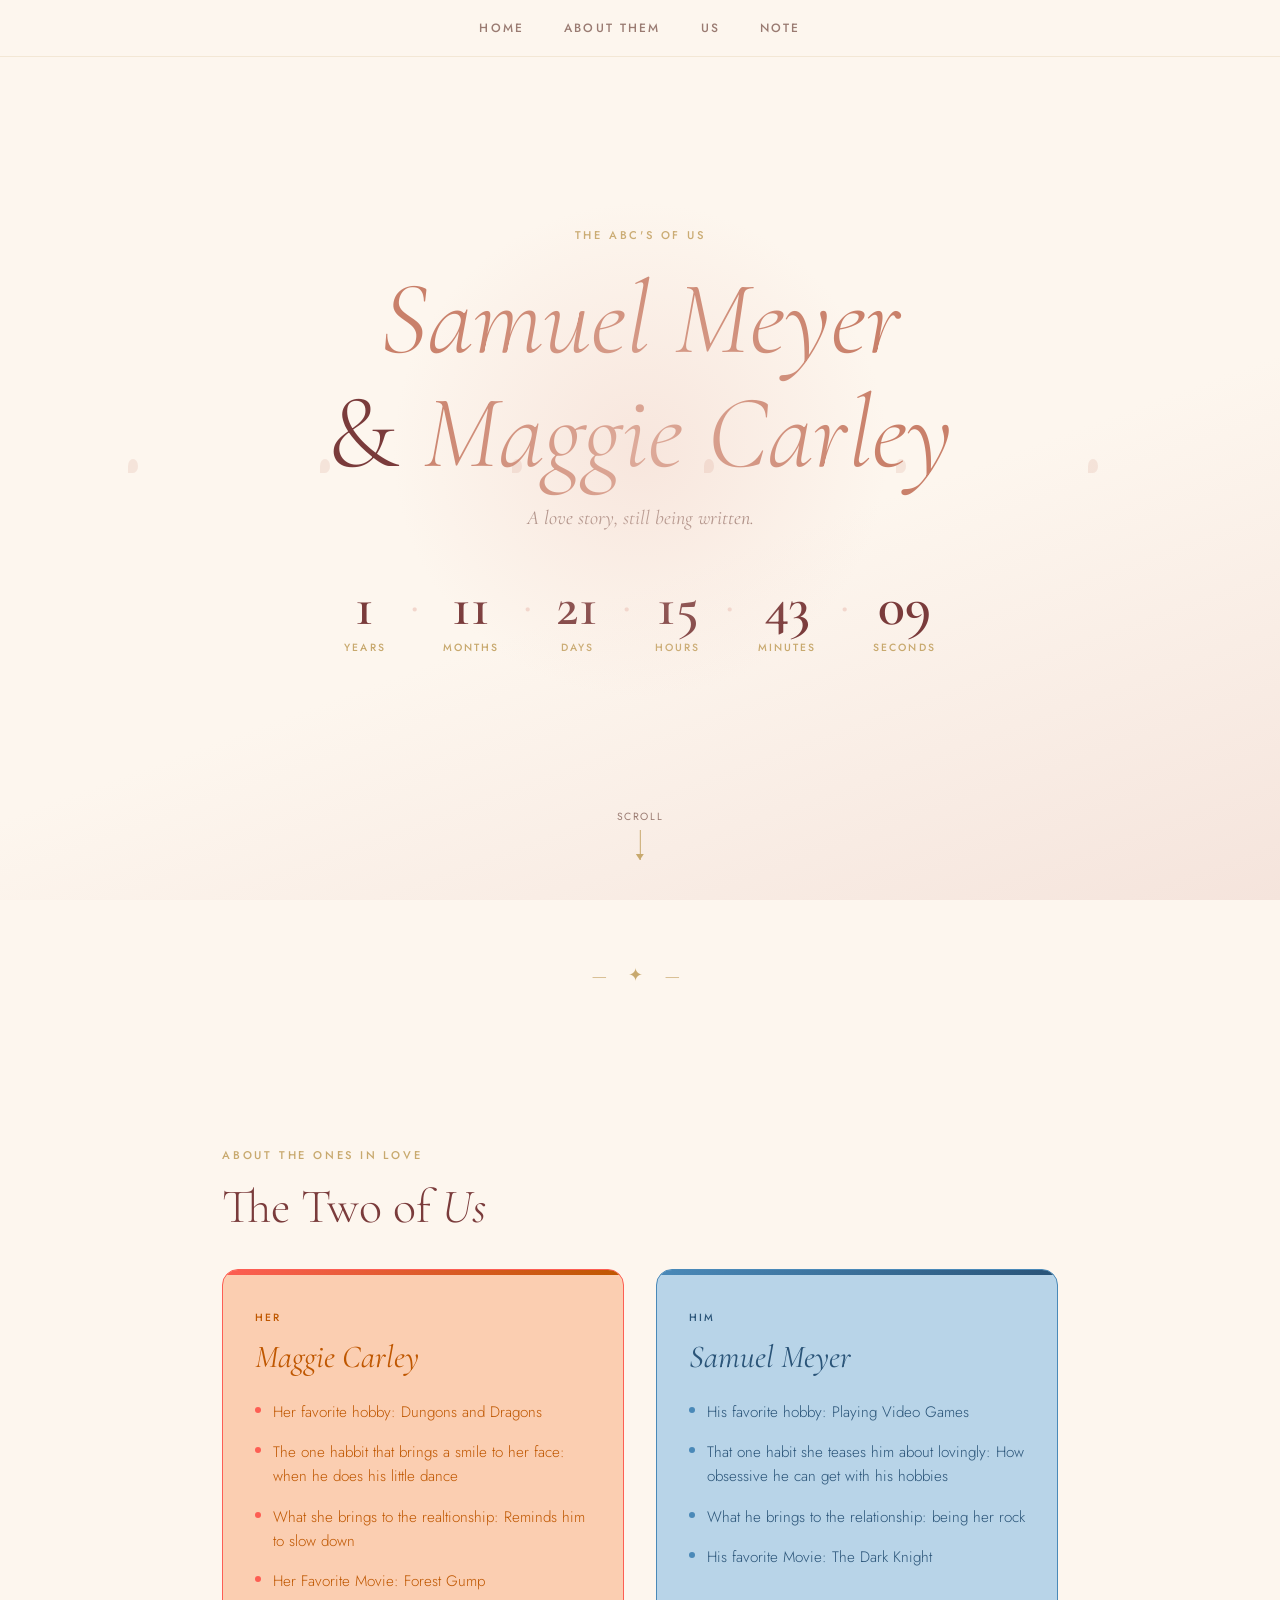
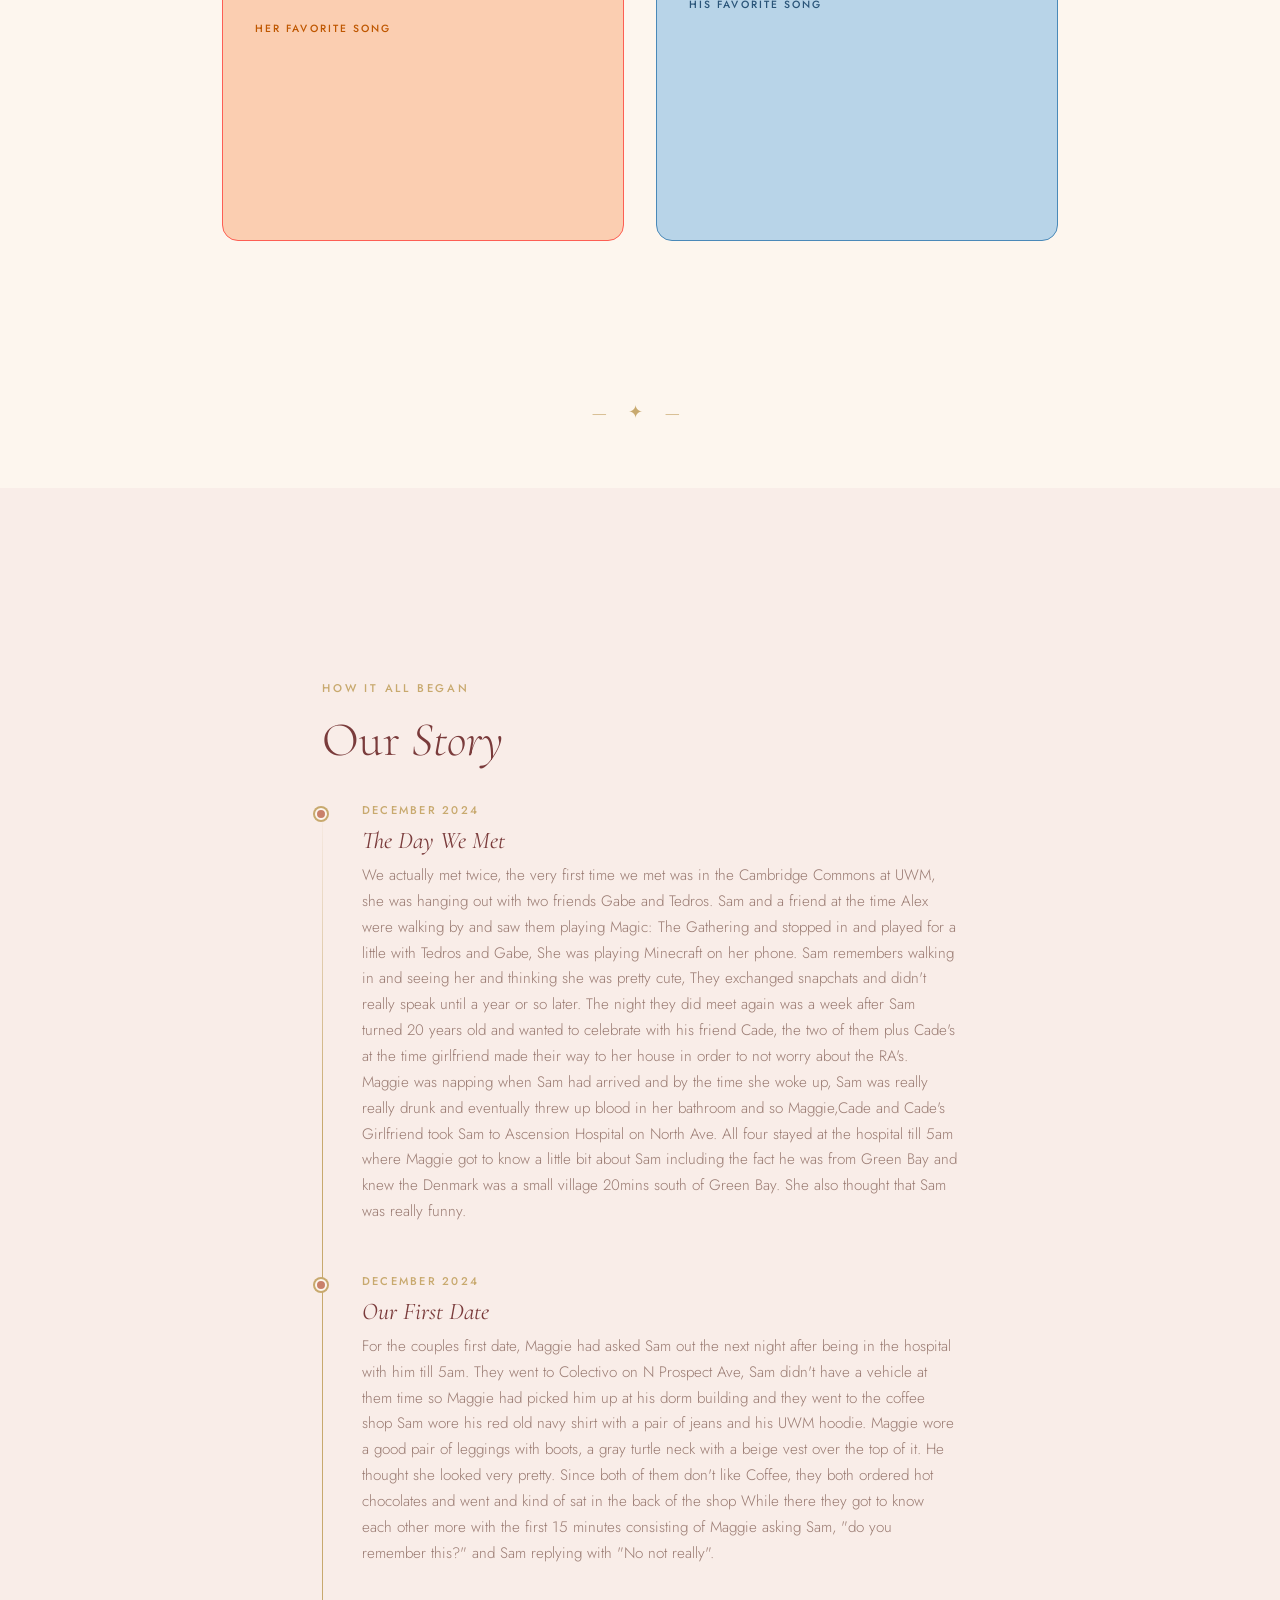
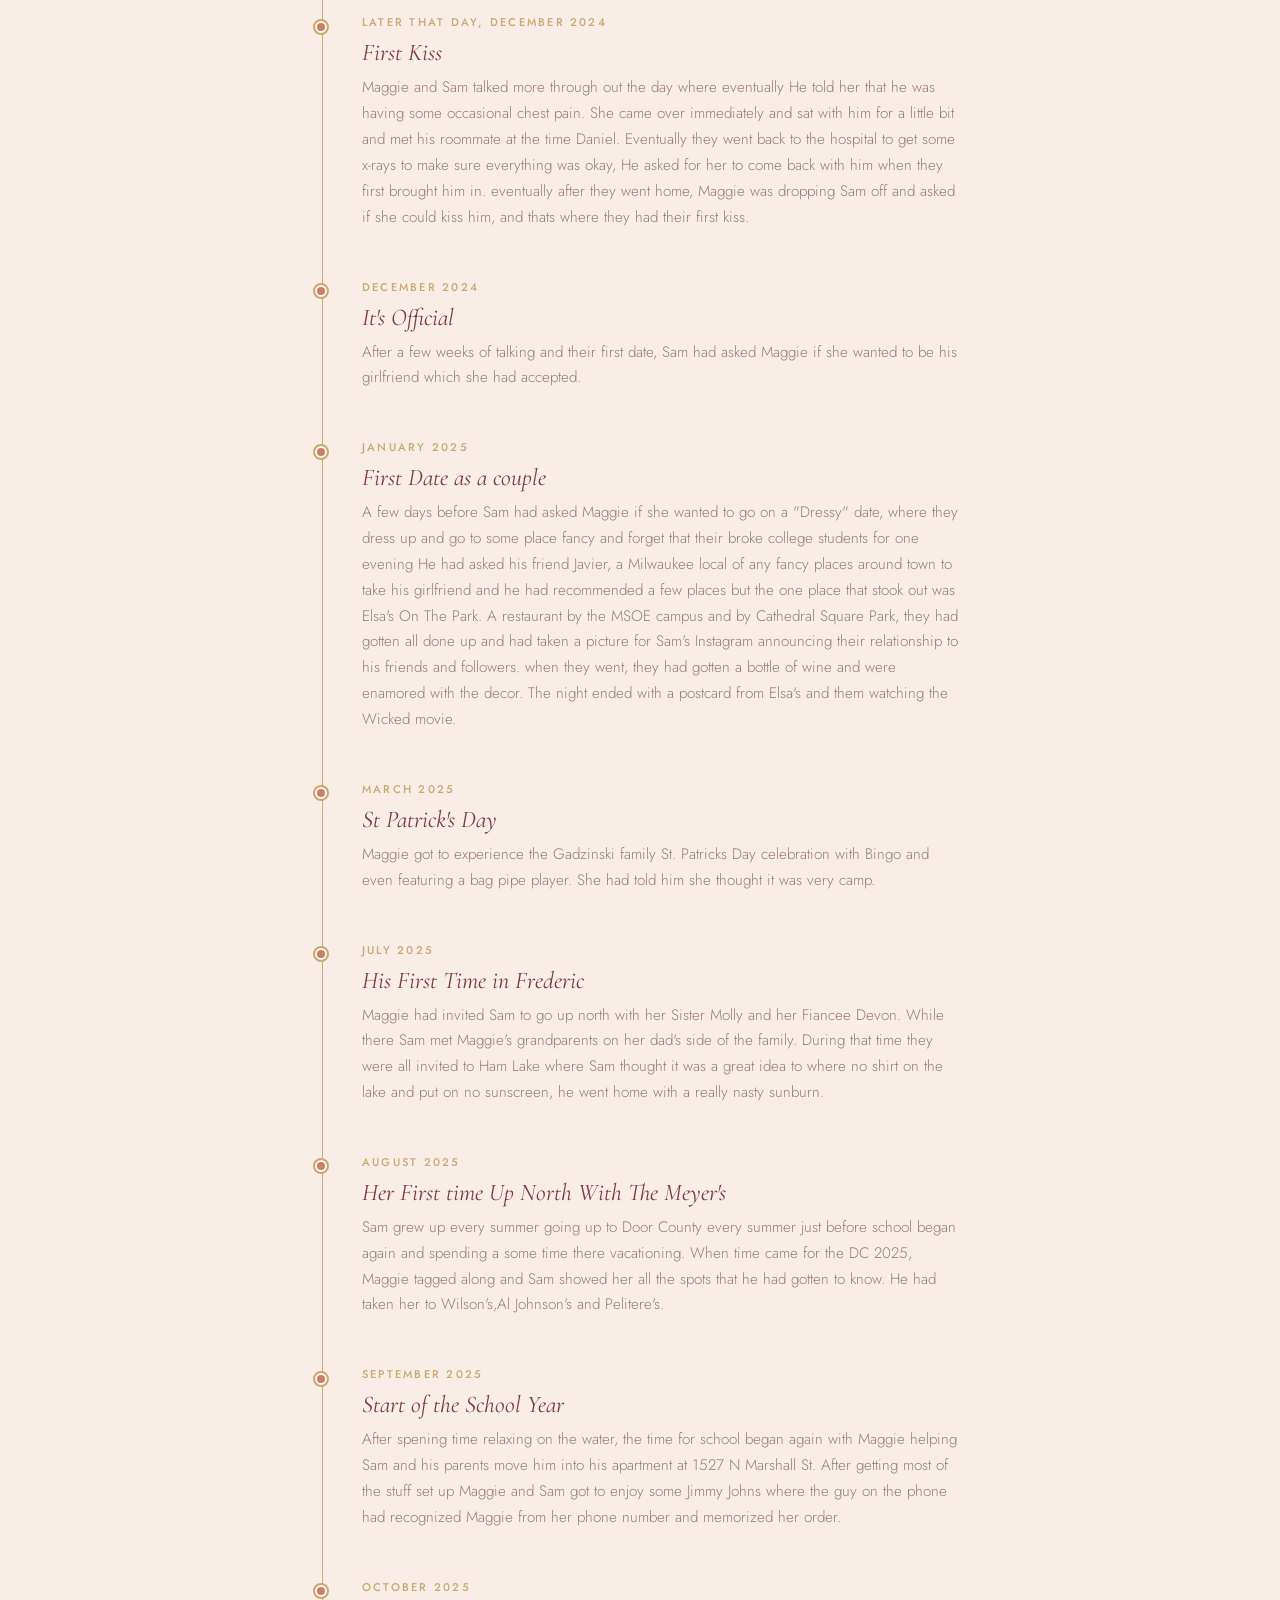
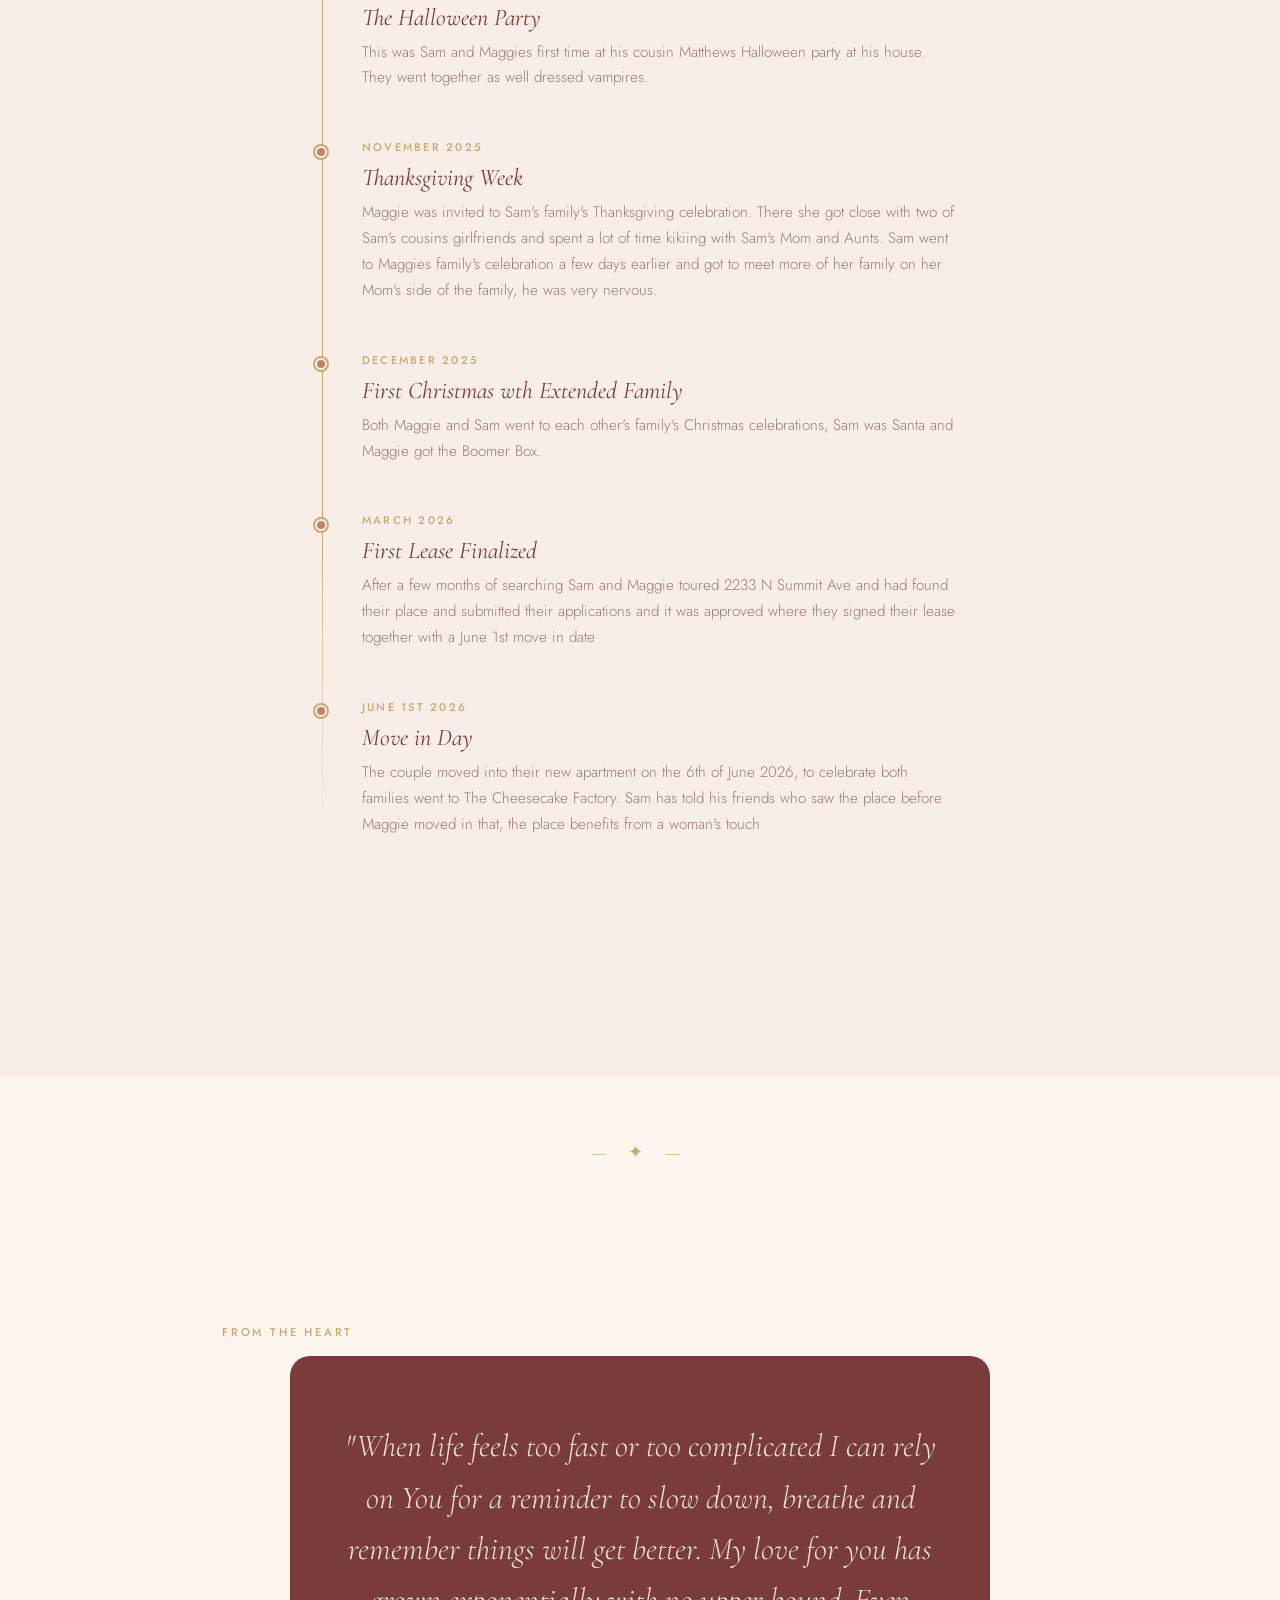
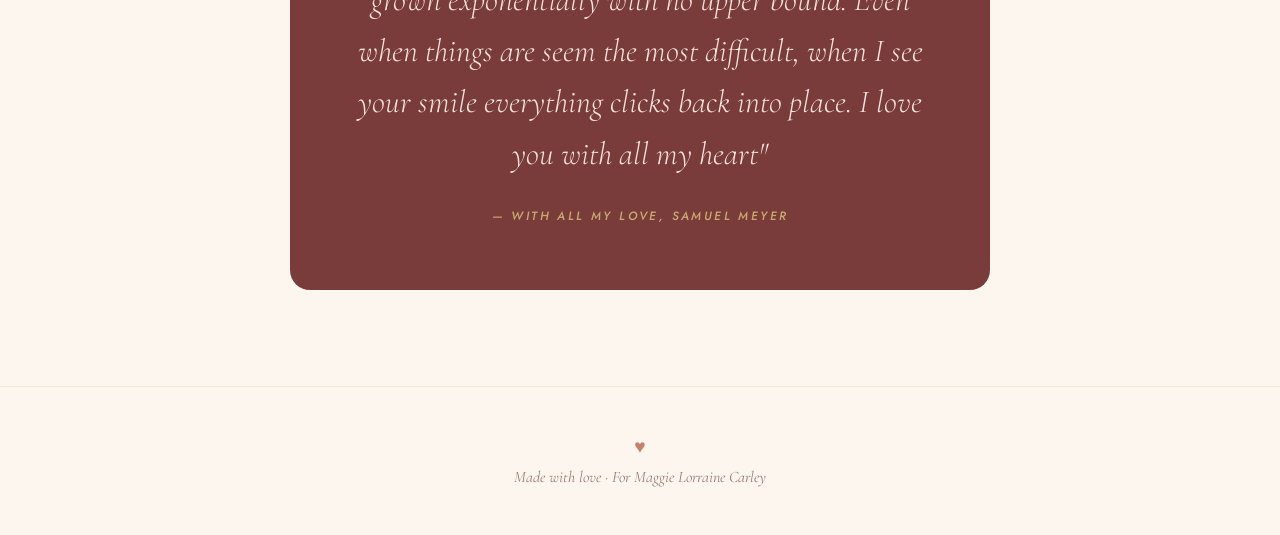
<file: index.html>
<!DOCTYPE html>
<html lang="en">
    <head>
        <meta charset="UTF-8">
        <meta name="viewport" content="width=device-width, initial-scale=1.0">
        <title>Our Story</title>
        <link href="https://fonts.googleapis.com/css2?family=Cormorant+Garamond:ital,wght@0,300;0,400;0,600;1,300;1,400&family=Jost:wght@300;400;500&display=swap" rel="stylesheet">
        <link rel="stylesheet" href="anniversary.css">
    </head>
    <body>

        <nav>
            <a href="#home">Home</a>
            <a href="#about">About Them</a>
            <a href="#us">Us</a>
            <a href="#note">Note</a>
        </nav>


        <div class="hero" id="home">
            <div class="petal" style="left:10%; animation-duration:8s;  animation-delay:0s;"></div>
            <div class="petal" style="left:25%; animation-duration:11s; animation-delay:2s;"></div>
            <div class="petal" style="left:55%; animation-duration:9s;  animation-delay:1s;"></div>
            <div class="petal" style="left:70%; animation-duration:13s; animation-delay:4s;"></div>
            <div class="petal" style="left:85%; animation-duration:10s; animation-delay:3s;"></div>
            <div class="petal" style="left:40%; animation-duration:7s;  animation-delay:5s;"></div>

            <p class="hero-eyebrow">The ABC's of us</p>
            <h1><em>Samuel Meyer</em><br>&amp; <em>Maggie Carley</em></h1>
            <p class="hero-subtitle">A love story, still being written.</p>

            <div class="timer-wrap">
                <div class="timer-unit">
                  <span class="timer-num" id="t-years">0</span>
                  <span class="timer-label">Years</span>
                </div>
                <span class="timer-sep">·</span>
                <div class="timer-unit">
                  <span class="timer-num" id="t-months">0</span>
                  <span class="timer-label">Months</span>
                </div>
                <span class="timer-sep">·</span>
                <div class="timer-unit">
                  <span class="timer-num" id="t-days">0</span>
                  <span class="timer-label">Days</span>
                </div>
                <span class="timer-sep">·</span>
                <div class="timer-unit">
                  <span class="timer-num" id="t-hours">0</span>
                  <span class="timer-label">Hours</span>
                </div>
                <span class="timer-sep">·</span>
                <div class="timer-unit">
                  <span class="timer-num" id="t-mins">0</span>
                  <span class="timer-label">Minutes</span>
                </div>
                <span class="timer-sep">·</span>
                <div class="timer-unit">
                  <span class="timer-num" id="t-secs">0</span>
                  <span class="timer-label">Seconds</span>
                </div>
              </div>
           
              <div class="scroll-hint">
                <span>Scroll</span>
                <div class="scroll-arrow"></div>
              </div>
            </div>

            <div class="section-divider"></div>

        </div>


        <section id="about">
            <p class="section-label">About the ones in love</p>
            <h2 class="section-title">The Two of <em>Us</em></h2>
            <div class="about-grid">
 
                <div class="about-card hers">
                    <p class="card-tag">Her</p>
                    <p class="card-name">Maggie Carley</p>
                    <div class="card-fact"><div class="fact-dot"></div><p>Her favorite hobby: Dungons and Dragons </p></div>
                    <div class="card-fact"><div class="fact-dot"></div><p>The one habbit that brings a smile to her face: when he does his little dance</p></div>
                    <div class="card-fact"><div class="fact-dot"></div><p>What she brings to the realtionship: Reminds him to slow down</p></div>
                    <div class="card-fact"><div class="fact-dot"></div><p>Her Favorite Movie: Forest Gump</p></div>
                    <p class="song-label">Her Favorite Song</p>
                    <div class="song-embed">
                      <iframe
                        allow="autoplay *; encrypted-media *; fullscreen *; clipboard-write"
                        frameborder="0"
                        height="152"
                        sandbox="allow-forms allow-popups allow-same-origin allow-scripts allow-storage-access-by-user-activation allow-top-navigation-by-user-activation"
                        src="https://embed.music.apple.com/us/song/cowboy-take-me-away/309893741?theme=auto">
                      </iframe>
                    </div>
                  </div>
             
                  <div class="about-card his">
                    <p class="card-tag">Him</p>
                    <p class="card-name">Samuel Meyer</p>
                    <div class="card-fact"><div class="fact-dot"></div><p>His favorite hobby: Playing Video Games</p></div>
                    <div class="card-fact"><div class="fact-dot"></div><p>That one habit she teases him about lovingly: How obsessive he can get with his hobbies</p></div>
                    <div class="card-fact"><div class="fact-dot"></div><p>What he brings to the relationship: being her rock</p></div>
                    <div class="card-fact"><div class="fact-dot"></div><p>His favorite Movie: The Dark Knight</p></div>
                    <p class="song-label">His Favorite Song</p>
                    <div class="song-embed">
                      <iframe
                        allow="autoplay *; encrypted-media *; fullscreen *; clipboard-write"
                        frameborder="0"
                        height="152"
                        sandbox="allow-forms allow-popups allow-same-origin allow-scripts allow-storage-access-by-user-activation allow-top-navigation-by-user-activation"
                        src="https://embed.music.apple.com/us/album/apple-pie/1440892377?i=1456177240&theme=auto">
                      </iframe>
                    </div>
                  </div>
        </section>

        <div class="section-divider"></div>


        <div class="alt-bg" id="us">
            <section style="max-width:700px;">
              <p class="section-label">How it all began</p>
              <h2 class="section-title">Our <em>Story</em></h2>
         
              <div class="timeline">
         
                <div class="timeline-item">
                  <div class="timeline-dot"></div>
                  <p class="timeline-date">December 2024</p>
                  <h3 class="timeline-heading">The Day We Met</h3>
                  <p class="timeline-body">We actually met twice, the very first time we met was in the Cambridge Commons at UWM, she was hanging out with two friends Gabe and Tedros. Sam and a friend at the time Alex
                    were walking by and saw them playing Magic: The Gathering and stopped in and played for a little with Tedros and Gabe, She was playing Minecraft on her phone. Sam remembers walking in and seeing her and thinking she was pretty cute,
                    They exchanged snapchats and didn't really speak until a year or so later. The night they did meet again was a week after Sam turned 20 years old and wanted to celebrate with his friend Cade, the two of them plus Cade's at the time girlfriend
                    made their way to her house in order to not worry about the RA's. Maggie was napping when Sam had arrived and by the time she woke up, Sam was really really drunk and eventually threw up blood in her bathroom and so Maggie,Cade and Cade's Girlfriend 
                    took Sam to Ascension Hospital on North Ave. All four stayed at the hospital till 5am where Maggie got to know a little bit about Sam including the fact he was from Green Bay and knew the Denmark was a small village 20mins south of Green Bay. She also thought 
                    that Sam was really funny.
                  </p>
                </div>
         
                <div class="timeline-item">
                  <div class="timeline-dot"></div>
                  <p class="timeline-date">December 2024</p>
                  <h3 class="timeline-heading">Our First Date</h3>
                  <p class="timeline-body">For the couples first date, Maggie had asked Sam out the next night after being in the hospital with him till 5am. They went to Colectivo on N Prospect Ave, Sam didn't have a vehicle at them time so Maggie had picked him up at his dorm building and they went to the coffee shop
                    Sam wore his red old navy shirt with a pair of jeans and his UWM hoodie. Maggie wore a good pair of leggings with boots, a gray turtle neck with a beige vest over the top of it. He thought she looked very pretty. Since both of them don't like Coffee, they both ordered hot chocolates and went and kind of sat in the back of the shop
                    While there they got to know each other more with the first 15 minutes consisting of Maggie asking Sam, "do you remember this?" and Sam replying with "No not really". 
                  </p>
                </div>
         
                <div class="timeline-item">
                  <div class="timeline-dot"></div>
                  <p class="timeline-date">Later That Day, December 2024</p>
                  <h3 class="timeline-heading">First Kiss</h3>
                  <p class="timeline-body">Maggie and Sam talked more through out the day where eventually He told her that he was having some occasional chest pain. She came over immediately and sat with him for a little bit and met his roommate at the time Daniel. Eventually they went back to the hospital to get some x-rays to make sure everything was okay, He asked for her to come back with him when they first brought him in.
                    eventually after they went home, Maggie was dropping Sam off and asked if she could kiss him, and thats where they had their first kiss.
                  </p>
                </div>
         
                <div class="timeline-item">
                  <div class="timeline-dot"></div>
                  <p class="timeline-date">December 2024</p>
                  <h3 class="timeline-heading">It's Official</h3>
                  <p class="timeline-body">After a few weeks of talking and their first date, Sam had asked Maggie if she wanted to be his girlfriend which she had accepted. </p>
                </div>
         
                <div class="timeline-item">
                  <div class="timeline-dot"></div>
                  <p class="timeline-date">January 2025</p>
                  <h3 class="timeline-heading">First Date as a couple </h3>
                  <p class="timeline-body">A few days before Sam had asked Maggie if she wanted to go on a "Dressy" date, where they dress up and go to some place fancy and forget that their broke college students for one evening
                    He had asked his friend Javier, a Milwaukee local of any fancy places around town to take his girlfriend and he had recommended a few places but the one place that stook out was Elsa's On The Park.  A restaurant by the MSOE campus and by Cathedral Square Park, they had gotten all done up and had taken a picture for Sam's Instagram announcing their relationship to his friends and followers.
                    when they went, they had gotten a bottle of wine and were enamored with the decor. The night ended with a postcard from Elsa's and them watching the Wicked movie.
                  </p>
                </div>

                <div class="timeline-item">
                    <div class="timeline-dot"></div>
                    <p class="timeline-date">March 2025</p>
                    <h3 class="timeline-heading">St Patrick's Day</h3>
                    <p class="timeline-body">Maggie got to experience the Gadzinski family St. Patricks Day celebration with Bingo and even featuring a bag pipe player. She had told him she thought it was very camp.</p>
                </div>

                <div class="timeline-item">
                  <div class="timeline-dot"></div>
                  <p class="timeline-date">July 2025</p>
                  <h3 class="timeline-heading">His First Time in Frederic</h3>
                  <p class="timeline-body">Maggie had invited Sam to go up north with her Sister Molly and her Fiancee Devon. While there Sam met Maggie's grandparents on her dad's side of the family. During that time they were all invited to Ham Lake where Sam thought it was a great idea to where no shirt on the lake and put on no sunscreen, he went home with a really nasty sunburn.</p>
                </div>

                <div class="timeline-item">
                  <div class="timeline-dot"></div>
                  <p class="timeline-date">August 2025</p>
                  <h3 class="timeline-heading">Her First time Up North With The Meyer's</h3>
                  <p class="timeline-body">Sam grew up every summer going up to Door County every summer just before school began again and spending a some time there vacationing. When time came for the DC 2025, Maggie tagged along and Sam showed her all the spots that he had gotten to know. He had taken her to Wilson's,Al Johnson's and Pelitere's.</p>
                </div>

                <div class="timeline-item">
                  <div class="timeline-dot"></div>
                  <p class="timeline-date">September 2025</p>
                  <h3 class="timeline-heading">Start of the School Year</h3>
                  <p class="timeline-body">After spening time relaxing on the water, the time for school began again with Maggie helping Sam and his parents move him into his apartment at 1527 N Marshall St. After getting most of the stuff set up Maggie and Sam got to enjoy some Jimmy Johns where the guy on the phone had recognized Maggie from her phone number and memorized her order.</p>
                </div>

                <div class="timeline-item">
                  <div class="timeline-dot"></div>
                  <p class="timeline-date">October 2025</p>
                  <h3 class="timeline-heading">The Halloween Party</h3>
                  <p class="timeline-body">This was Sam and Maggies first time at his cousin Matthews Halloween party at his house. They went together as well dressed vampires.</p>
                </div>

                <div class="timeline-item">
                  <div class="timeline-dot"></div>
                  <p class="timeline-date">November 2025</p>
                  <h3 class="timeline-heading">Thanksgiving Week</h3>
                  <p class="timeline-body">Maggie was invited to Sam's family's Thanksgiving celebration. There she got close with two of Sam's cousins girlfriends and spent a lot of time kikiing with Sam's Mom and Aunts. Sam went to Maggies family's celebration a few days earlier and got to meet more of her family on her Mom's side of the family, he was very nervous.</p>
                </div>

                <div class="timeline-item">
                  <div class="timeline-dot"></div>
                  <p class="timeline-date"> December 2025</p>
                  <h3 class="timeline-heading">First Christmas wth Extended Family</h3>
                  <p class="timeline-body">Both Maggie and Sam went to each other's family's Christmas celebrations, Sam was Santa and Maggie got the Boomer Box.</p>
              </div>

                <div class="timeline-item">
                    <div class="timeline-dot"></div>
                    <p class="timeline-date">March 2026</p>
                    <h3 class="timeline-heading">First Lease Finalized</h3>
                    <p class="timeline-body">After a few months of searching Sam and Maggie toured 2233 N Summit Ave and had found their place and submitted their applications and it was approved where they signed their lease together with a June 1st move in date</p>
                </div>

                <div class="timeline-item">
                    <div class="timeline-dot"></div>
                    <p class="timeline-date">June 1st 2026</p>
                    <h3 class="timeline-heading">Move in Day </h3>
                    <p class="timeline-body">The couple moved into their new apartment on the 6th of June 2026, to celebrate both families went to The Cheesecake Factory. Sam has told his friends who saw the place before Maggie moved in that, the place benefits from a woman's touch</p>
                  </div>
         
              </div>
            </section>
          </div>
         
          <div class="section-divider"></div>

          <section id="note" class="love-note-section">
            <p class="section-label center">From the heart</p>
            <div class="love-note">
              <blockquote>
                "When life feels too fast or too complicated I can rely on You for a reminder to slow down, breathe and remember things will get better. My love for you has grown exponentially with no upper bound. Even when things are seem the most difficult, when I see your smile everything clicks back into place. I love you with all my heart"
              </blockquote>
              <cite>— With all my love, Samuel Meyer</cite>
            </div>
          </section>
         
          <footer>
            <p class="hearts">♥</p>
            <p>Made with love · For Maggie Lorraine Carley </p>
          </footer>
         
          <script src="anniversary.js"></script>

    </body>
</html>
</file>
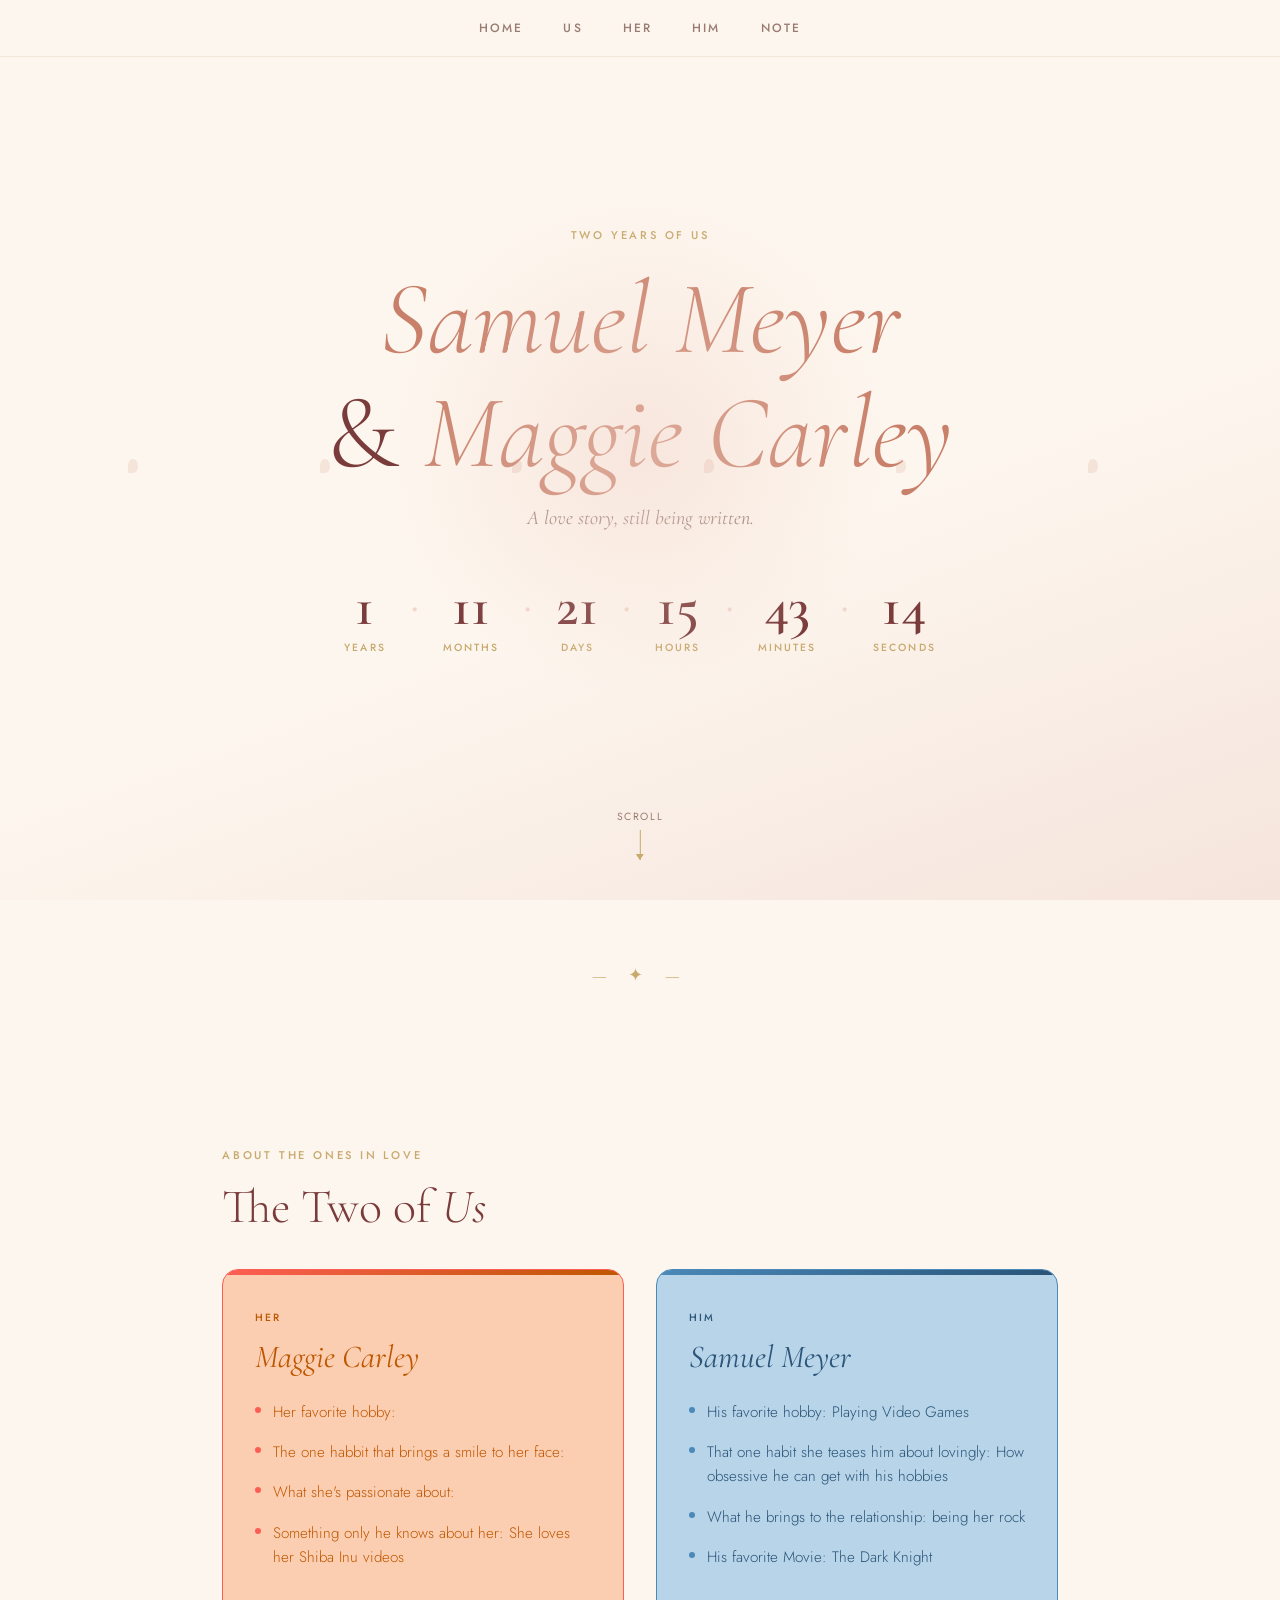
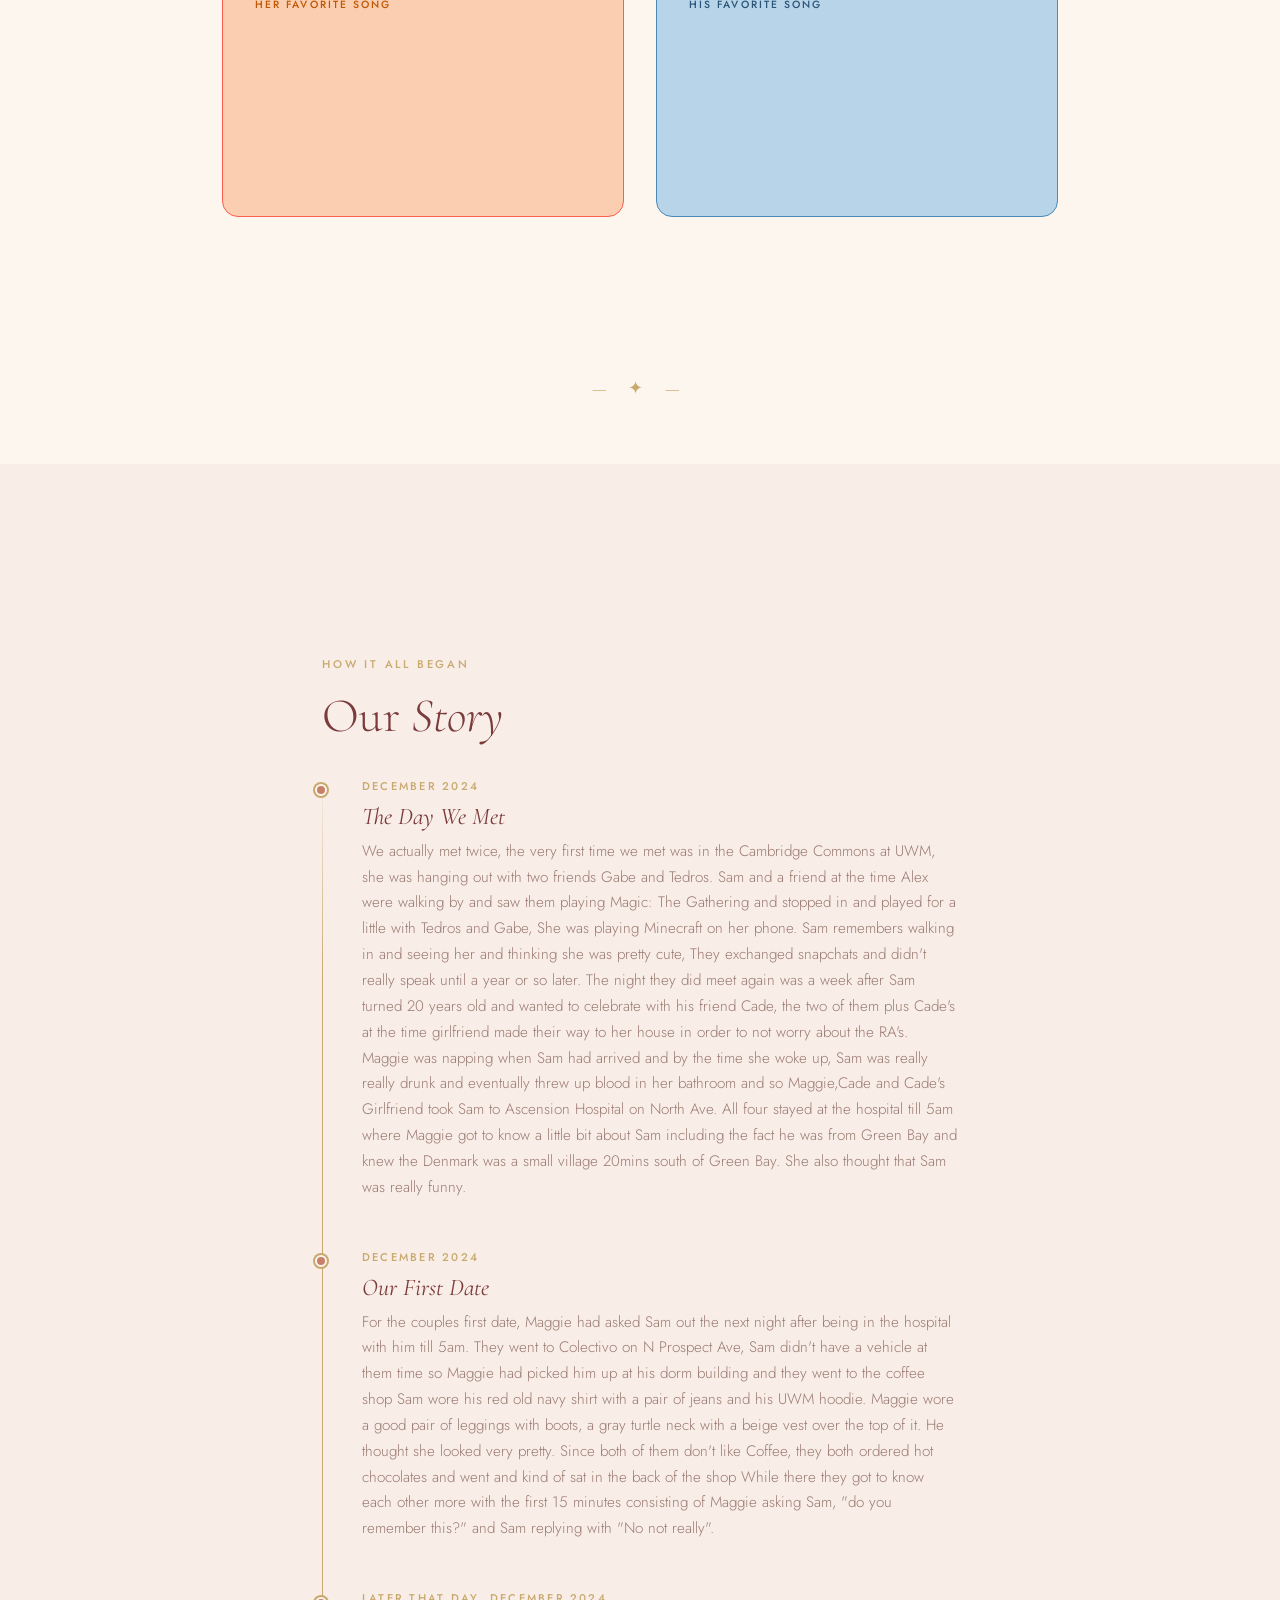
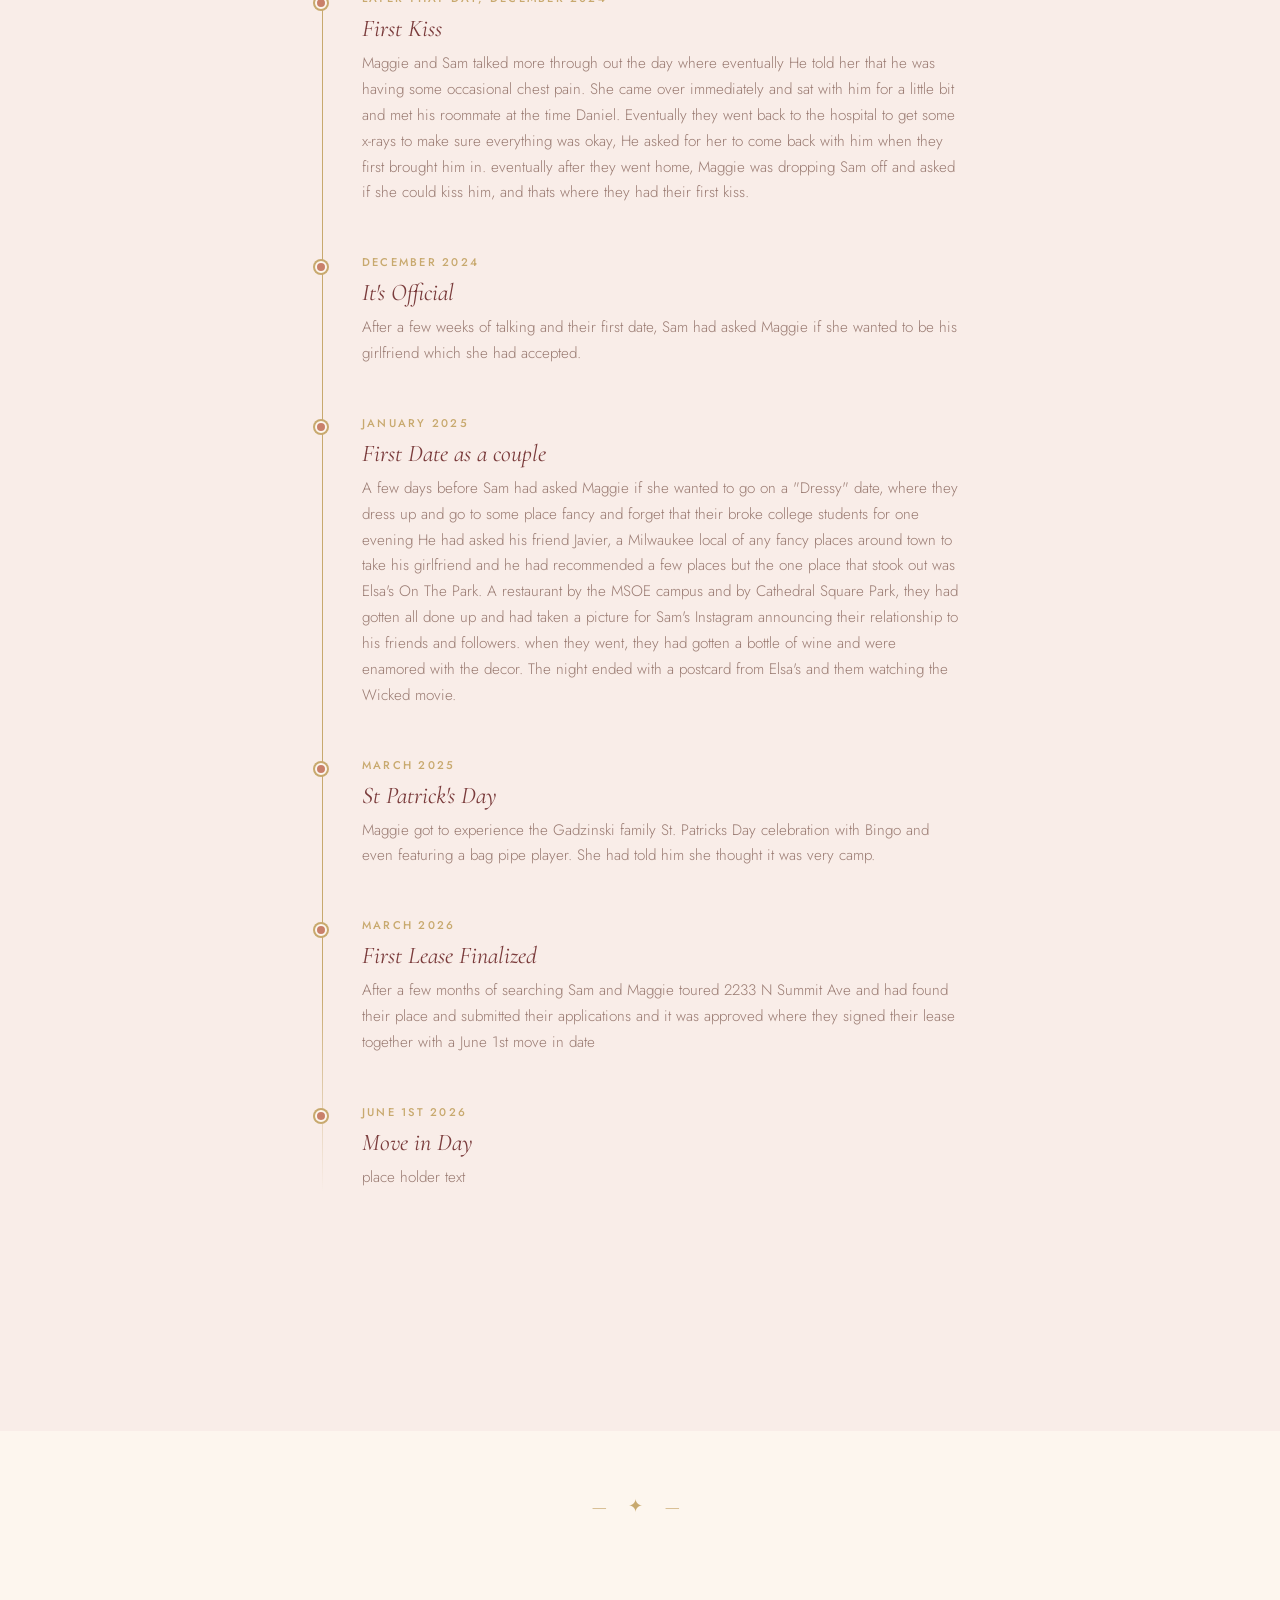
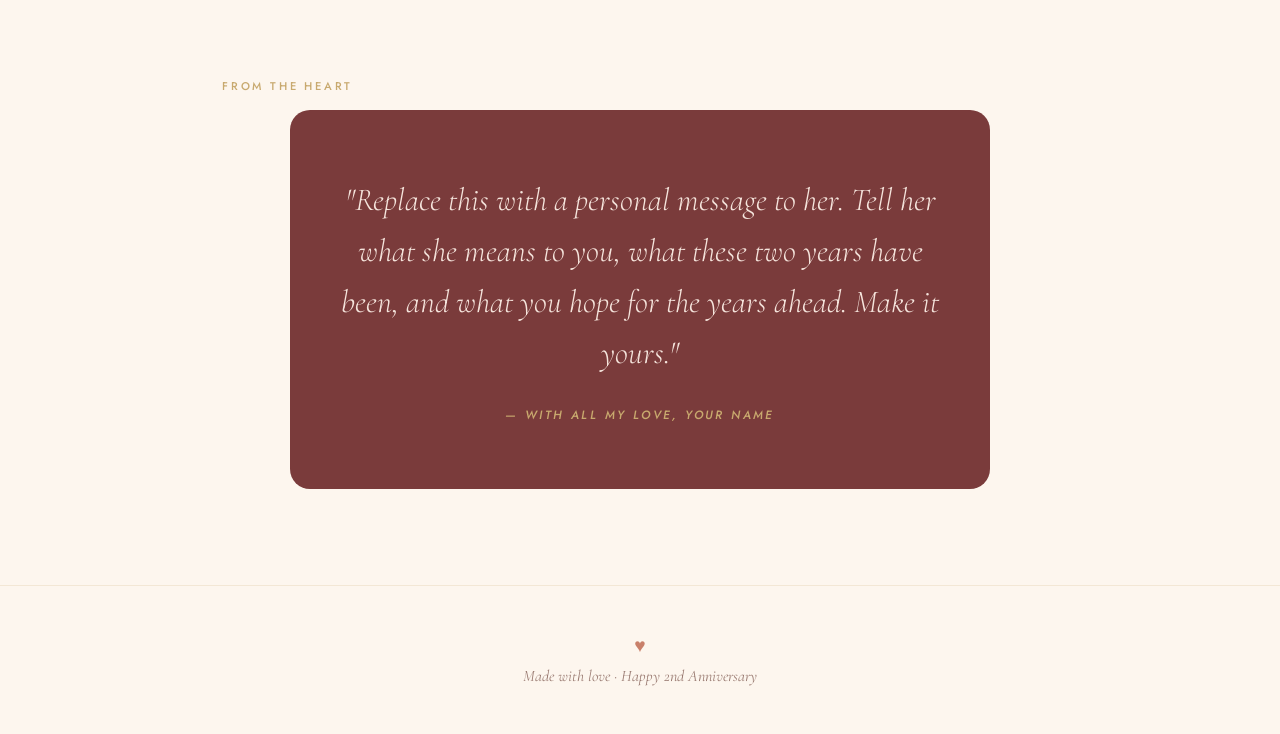
<file: anniversary.html>
<!DOCTYPE html>
<html lang="en">
    <head>
        <meta charset="UTF-8">
        <meta name="viewport" content="width=device-width, initial-scale=1.0">
        <title>Our Story</title>
        <link href="https://fonts.googleapis.com/css2?family=Cormorant+Garamond:ital,wght@0,300;0,400;0,600;1,300;1,400&family=Jost:wght@300;400;500&display=swap" rel="stylesheet">
        <link rel="stylesheet" href="anniversary.css">
    </head>
    <body>

        <nav>
            <a href="#home">Home</a>
            <a href="#us">Us</a>
            <a href="#hers">Her</a>
            <a href="#his">Him</a>
            <a href="#note">Note</a>
        </nav>


        <div class="hero" id="home">
            <div class="petal" style="left:10%; animation-duration:8s;  animation-delay:0s;"></div>
            <div class="petal" style="left:25%; animation-duration:11s; animation-delay:2s;"></div>
            <div class="petal" style="left:55%; animation-duration:9s;  animation-delay:1s;"></div>
            <div class="petal" style="left:70%; animation-duration:13s; animation-delay:4s;"></div>
            <div class="petal" style="left:85%; animation-duration:10s; animation-delay:3s;"></div>
            <div class="petal" style="left:40%; animation-duration:7s;  animation-delay:5s;"></div>

            <p class="hero-eyebrow">Two years of us</p>
            <h1><em>Samuel Meyer</em><br>&amp; <em>Maggie Carley</em></h1>
            <p class="hero-subtitle">A love story, still being written.</p>

            <div class="timer-wrap">
                <div class="timer-unit">
                  <span class="timer-num" id="t-years">0</span>
                  <span class="timer-label">Years</span>
                </div>
                <span class="timer-sep">·</span>
                <div class="timer-unit">
                  <span class="timer-num" id="t-months">0</span>
                  <span class="timer-label">Months</span>
                </div>
                <span class="timer-sep">·</span>
                <div class="timer-unit">
                  <span class="timer-num" id="t-days">0</span>
                  <span class="timer-label">Days</span>
                </div>
                <span class="timer-sep">·</span>
                <div class="timer-unit">
                  <span class="timer-num" id="t-hours">0</span>
                  <span class="timer-label">Hours</span>
                </div>
                <span class="timer-sep">·</span>
                <div class="timer-unit">
                  <span class="timer-num" id="t-mins">0</span>
                  <span class="timer-label">Minutes</span>
                </div>
                <span class="timer-sep">·</span>
                <div class="timer-unit">
                  <span class="timer-num" id="t-secs">0</span>
                  <span class="timer-label">Seconds</span>
                </div>
              </div>
           
              <div class="scroll-hint">
                <span>Scroll</span>
                <div class="scroll-arrow"></div>
              </div>
            </div>

            <div class="section-divider"></div>

        </div>


        <section id="about">
            <p class="section-label">About the ones in love</p>
            <h2 class="section-title">The Two of <em>Us</em></h2>
            <div class="about-grid">
 
                <div class="about-card hers">
                    <p class="card-tag">Her</p>
                    <p class="card-name">Maggie Carley</p>
                    <div class="card-fact"><div class="fact-dot"></div><p>Her favorite hobby: </p></div>
                    <div class="card-fact"><div class="fact-dot"></div><p>The one habbit that brings a smile to her face:</p></div>
                    <div class="card-fact"><div class="fact-dot"></div><p>What she's passionate about:</p></div>
                    <div class="card-fact"><div class="fact-dot"></div><p>Something only he knows about her: She loves her Shiba Inu videos</p></div>
                    <p class="song-label">Her Favorite Song</p>
                    <div class="song-embed">
                      <iframe
                        allow="autoplay *; encrypted-media *; fullscreen *; clipboard-write"
                        frameborder="0"
                        height="152"
                        sandbox="allow-forms allow-popups allow-same-origin allow-scripts allow-storage-access-by-user-activation allow-top-navigation-by-user-activation"
                        src="https://embed.music.apple.com/us/album/the-funeral-single/1612126415?i=1612126415&theme=auto">
                      </iframe>
                    </div>
                  </div>
             
                  <div class="about-card his">
                    <p class="card-tag">Him</p>
                    <p class="card-name">Samuel Meyer</p>
                    <div class="card-fact"><div class="fact-dot"></div><p>His favorite hobby: Playing Video Games</p></div>
                    <div class="card-fact"><div class="fact-dot"></div><p>That one habit she teases him about lovingly: How obsessive he can get with his hobbies</p></div>
                    <div class="card-fact"><div class="fact-dot"></div><p>What he brings to the relationship: being her rock</p></div>
                    <div class="card-fact"><div class="fact-dot"></div><p>His favorite Movie: The Dark Knight</p></div>
                    <p class="song-label">His Favorite Song</p>
                    <div class="song-embed">
                      <iframe
                        allow="autoplay *; encrypted-media *; fullscreen *; clipboard-write"
                        frameborder="0"
                        height="152"
                        sandbox="allow-forms allow-popups allow-same-origin allow-scripts allow-storage-access-by-user-activation allow-top-navigation-by-user-activation"
                        src="https://embed.music.apple.com/us/album/apple-pie/1440892377?i=1456177240&theme=auto">
                      </iframe>
                    </div>
                  </div>
        </section>

        <div class="section-divider"></div>


        <div class="alt-bg" id="us">
            <section style="max-width:700px;">
              <p class="section-label">How it all began</p>
              <h2 class="section-title">Our <em>Story</em></h2>
         
              <div class="timeline">
         
                <div class="timeline-item">
                  <div class="timeline-dot"></div>
                  <p class="timeline-date">December 2024</p>
                  <h3 class="timeline-heading">The Day We Met</h3>
                  <p class="timeline-body">We actually met twice, the very first time we met was in the Cambridge Commons at UWM, she was hanging out with two friends Gabe and Tedros. Sam and a friend at the time Alex
                    were walking by and saw them playing Magic: The Gathering and stopped in and played for a little with Tedros and Gabe, She was playing Minecraft on her phone. Sam remembers walking in and seeing her and thinking she was pretty cute,
                    They exchanged snapchats and didn't really speak until a year or so later. The night they did meet again was a week after Sam turned 20 years old and wanted to celebrate with his friend Cade, the two of them plus Cade's at the time girlfriend
                    made their way to her house in order to not worry about the RA's. Maggie was napping when Sam had arrived and by the time she woke up, Sam was really really drunk and eventually threw up blood in her bathroom and so Maggie,Cade and Cade's Girlfriend 
                    took Sam to Ascension Hospital on North Ave. All four stayed at the hospital till 5am where Maggie got to know a little bit about Sam including the fact he was from Green Bay and knew the Denmark was a small village 20mins south of Green Bay. She also thought 
                    that Sam was really funny.
                  </p>
                </div>
         
                <div class="timeline-item">
                  <div class="timeline-dot"></div>
                  <p class="timeline-date">December 2024</p>
                  <h3 class="timeline-heading">Our First Date</h3>
                  <p class="timeline-body">For the couples first date, Maggie had asked Sam out the next night after being in the hospital with him till 5am. They went to Colectivo on N Prospect Ave, Sam didn't have a vehicle at them time so Maggie had picked him up at his dorm building and they went to the coffee shop
                    Sam wore his red old navy shirt with a pair of jeans and his UWM hoodie. Maggie wore a good pair of leggings with boots, a gray turtle neck with a beige vest over the top of it. He thought she looked very pretty. Since both of them don't like Coffee, they both ordered hot chocolates and went and kind of sat in the back of the shop
                    While there they got to know each other more with the first 15 minutes consisting of Maggie asking Sam, "do you remember this?" and Sam replying with "No not really". 
                  </p>
                </div>
         
                <div class="timeline-item">
                  <div class="timeline-dot"></div>
                  <p class="timeline-date">Later That Day, December 2024</p>
                  <h3 class="timeline-heading">First Kiss</h3>
                  <p class="timeline-body">Maggie and Sam talked more through out the day where eventually He told her that he was having some occasional chest pain. She came over immediately and sat with him for a little bit and met his roommate at the time Daniel. Eventually they went back to the hospital to get some x-rays to make sure everything was okay, He asked for her to come back with him when they first brought him in.
                    eventually after they went home, Maggie was dropping Sam off and asked if she could kiss him, and thats where they had their first kiss.
                  </p>
                </div>
         
                <div class="timeline-item">
                  <div class="timeline-dot"></div>
                  <p class="timeline-date">December 2024</p>
                  <h3 class="timeline-heading">It's Official</h3>
                  <p class="timeline-body">After a few weeks of talking and their first date, Sam had asked Maggie if she wanted to be his girlfriend which she had accepted. </p>
                </div>
         
                <div class="timeline-item">
                  <div class="timeline-dot"></div>
                  <p class="timeline-date">January 2025</p>
                  <h3 class="timeline-heading">First Date as a couple </h3>
                  <p class="timeline-body">A few days before Sam had asked Maggie if she wanted to go on a "Dressy" date, where they dress up and go to some place fancy and forget that their broke college students for one evening
                    He had asked his friend Javier, a Milwaukee local of any fancy places around town to take his girlfriend and he had recommended a few places but the one place that stook out was Elsa's On The Park.  A restaurant by the MSOE campus and by Cathedral Square Park, they had gotten all done up and had taken a picture for Sam's Instagram announcing their relationship to his friends and followers.
                    when they went, they had gotten a bottle of wine and were enamored with the decor. The night ended with a postcard from Elsa's and them watching the Wicked movie.
                  </p>
                </div>

                <div class="timeline-item">
                    <div class="timeline-dot"></div>
                    <p class="timeline-date">March 2025</p>
                    <h3 class="timeline-heading">St Patrick's Day</h3>
                    <p class="timeline-body">Maggie got to experience the Gadzinski family St. Patricks Day celebration with Bingo and even featuring a bag pipe player. She had told him she thought it was very camp.</p>
                </div>

                <div class="timeline-item">
                    <div class="timeline-dot"></div>
                    <p class="timeline-date">March 2026</p>
                    <h3 class="timeline-heading">First Lease Finalized</h3>
                    <p class="timeline-body">After a few months of searching Sam and Maggie toured 2233 N Summit Ave and had found their place and submitted their applications and it was approved where they signed their lease together with a June 1st move in date</p>
                </div>

                <div class="timeline-item">
                    <div class="timeline-dot"></div>
                    <p class="timeline-date">June 1st 2026</p>
                    <h3 class="timeline-heading">Move in Day </h3>
                    <p class="timeline-body">place holder text</p>
                  </div>
         
              </div>
            </section>
          </div>
         
          <div class="section-divider"></div>

          <section id="note" class="love-note-section">
            <p class="section-label center">From the heart</p>
            <div class="love-note">
              <blockquote>
                "Replace this with a personal message to her. Tell her what she means to you, what these two years have been, and what you hope for the years ahead. Make it yours."
              </blockquote>
              <cite>— With all my love, Your Name</cite>
            </div>
          </section>
         
          <footer>
            <p class="hearts">♥</p>
            <p>Made with love · Happy 2nd Anniversary</p>
          </footer>
         
          <script src="anniversary.js"></script>

    </body>
</html>
</file>
<file: anniversary.css>
*, *::before, *::after { margin: 0; padding: 0; box-sizing: border-box; }

:root {
  --cream: #fdf6ee;
  --blush: #f2d6cc;
  --rose: #c9806a;
  --burgundy: #7a3b3b;
  --warm-brown: #3d2b1f;
  --gold: #c8a96e;
  --light-rose: #f9ede8;
  --muted: #9a7b72;

  /* =============================================
     FAVORITE COLORS — change these to customize!
     ============================================= */
  --her-color-light: #FBCEB1;   /* Her favorite color (light tint) */
  --her-color-mid:   #FD5E53;   /* Her favorite color (mid tone)   */
  --her-color-dark:  #BF5700;   /* Her favorite color (dark shade)  */

  --his-color-light: #b8d4e8;   /* His favorite color (light tint) */
  --his-color-mid:   #4a89b8;   /* His favorite color (mid tone)   */
  --his-color-dark:  #2a5478;   /* His favorite color (dark shade)  */
}

html { scroll-behavior: smooth; }

body {
  font-family: 'Jost', sans-serif;
  background: var(--cream);
  color: var(--warm-brown);
  overflow-x: hidden;
}

/* =============================================
   NAV
   ============================================= */
nav {
  position: fixed;
  top: 0; left: 0; right: 0;
  z-index: 100;
  display: flex;
  justify-content: center;
  gap: 2.5rem;
  padding: 1.2rem 2rem;
  background: rgba(253,246,238,0.88);
  backdrop-filter: blur(8px);
  border-bottom: 1px solid rgba(200,169,110,0.2);
}

nav a {
  font-family: 'Jost', sans-serif;
  font-size: 0.75rem;
  font-weight: 500;
  letter-spacing: 0.18em;
  text-transform: uppercase;
  color: var(--muted);
  text-decoration: none;
  transition: color 0.3s;
}

nav a:hover { color: var(--rose); }

/* =============================================
   HERO
   ============================================= */
.hero {
  min-height: 100vh;
  display: flex;
  flex-direction: column;
  align-items: center;
  justify-content: center;
  text-align: center;
  padding: 6rem 2rem 4rem;
  position: relative;
  background: linear-gradient(160deg, #fdf6ee 60%, #f5e4dc 100%);
  overflow: hidden;
}

.hero::before {
  content: '';
  position: absolute;
  width: 500px; height: 500px;
  border-radius: 50%;
  background: radial-gradient(circle, rgba(242,214,204,0.5) 0%, transparent 70%);
  top: 50%; left: 50%;
  transform: translate(-50%, -50%);
  pointer-events: none;
}

.petal {
  position: absolute;
  width: 10px; height: 14px;
  border-radius: 50% 50% 50% 0;
  background: rgba(201,128,106,0.15);
  pointer-events: none;
  animation: fall linear infinite;
}

@keyframes fall {
  0%   { transform: translateY(-60px) rotate(0deg);   opacity: 0.7; }
  100% { transform: translateY(110vh) rotate(360deg); opacity: 0;   }
}

.hero-eyebrow {
  font-family: 'Jost', sans-serif;
  font-size: 0.7rem;
  font-weight: 500;
  letter-spacing: 0.25em;
  text-transform: uppercase;
  color: var(--gold);
  margin-bottom: 1.2rem;
}

.hero h1 {
  font-family: 'Cormorant Garamond', serif;
  font-size: clamp(3.5rem, 9vw, 6.5rem);
  font-weight: 300;
  line-height: 1.1;
  color: var(--burgundy);
  margin-bottom: 1rem;
}

.hero h1 em {
  font-style: italic;
  font-weight: 300;
  color: var(--rose);
}

.hero-subtitle {
  font-family: 'Cormorant Garamond', serif;
  font-size: 1.25rem;
  font-weight: 400;
  font-style: italic;
  color: var(--muted);
  margin-bottom: 3rem;
}

/* =============================================
   TIMER
   ============================================= */
.timer-wrap {
  display: flex;
  gap: 1.5rem;
  flex-wrap: wrap;
  justify-content: center;
  margin-bottom: 3rem;
}

.timer-unit { text-align: center; }

.timer-num {
  font-family: 'Cormorant Garamond', serif;
  font-size: clamp(2.5rem, 5vw, 3.5rem);
  font-weight: 600;
  color: var(--burgundy);
  display: block;
  line-height: 1;
}

.timer-label {
  font-size: 0.65rem;
  font-weight: 500;
  letter-spacing: 0.2em;
  text-transform: uppercase;
  color: var(--gold);
  margin-top: 0.3rem;
}

.timer-sep {
  font-family: 'Cormorant Garamond', serif;
  font-size: 3rem;
  color: var(--blush);
  align-self: flex-start;
  padding-top: 0.1rem;
  line-height: 1;
}

/* =============================================
   SCROLL HINT
   ============================================= */
.scroll-hint {
  position: absolute;
  bottom: 2.5rem;
  left: 50%;
  transform: translateX(-50%);
  display: flex;
  flex-direction: column;
  align-items: center;
  gap: 0.4rem;
  color: var(--muted);
  font-size: 0.65rem;
  letter-spacing: 0.15em;
  text-transform: uppercase;
  animation: bounce 2s infinite;
}

.scroll-arrow {
  width: 1px; height: 30px;
  background: var(--gold);
  position: relative;
}

.scroll-arrow::after {
  content: '';
  position: absolute;
  bottom: 0; left: -4px;
  border-left: 4px solid transparent;
  border-right: 4px solid transparent;
  border-top: 6px solid var(--gold);
}

@keyframes bounce {
  0%, 100% { transform: translateX(-50%) translateY(0); }
  50%       { transform: translateX(-50%) translateY(6px); }
}

/* =============================================
   SECTIONS
   ============================================= */
section {
  padding: 6rem 2rem;
  max-width: 900px;
  margin: 0 auto;
}

.section-divider {
  text-align: center;
  padding: 4rem 2rem;
}

.section-divider::before {
  content: '— ✦ —';
  font-family: 'Cormorant Garamond', serif;
  color: var(--gold);
  font-size: 1.1rem;
  letter-spacing: 0.5em;
}

.section-label {
  font-size: 0.7rem;
  font-weight: 500;
  letter-spacing: 0.25em;
  text-transform: uppercase;
  color: var(--gold);
  margin-bottom: 1rem;
}

.section-title {
  font-family: 'Cormorant Garamond', serif;
  font-size: clamp(2rem, 5vw, 3rem);
  font-weight: 300;
  color: var(--burgundy);
  margin-bottom: 2rem;
  line-height: 1.2;
}

.section-title em { font-style: italic; }

/* =============================================
   ABOUT CARDS
   ============================================= */
.about-grid {
  display: grid;
  grid-template-columns: 1fr 1fr;
  gap: 2rem;
}

@media (max-width: 640px) {
  .about-grid { grid-template-columns: 1fr; }
}

.about-card {
  background: #fff;
  border-radius: 16px;
  padding: 2.5rem 2rem;
  position: relative;
  overflow: hidden;
}

.about-card::before {
  content: '';
  position: absolute;
  top: 0; left: 0; right: 0;
  height: 5px;
}

/* Her card */
.about-card.hers {
  background: var(--her-color-light);
  border: 1px solid var(--her-color-mid);
}
.about-card.hers::before  { background: linear-gradient(90deg, var(--her-color-mid), var(--her-color-dark)); }
.about-card.hers .card-tag  { color: var(--her-color-dark); }
.about-card.hers .card-name { color: var(--her-color-dark); }
.about-card.hers .fact-dot  { background: var(--her-color-mid); }
.about-card.hers .card-fact p { color: var(--her-color-dark); }

/* His card */
.about-card.his {
  background: var(--his-color-light);
  border: 1px solid var(--his-color-mid);
}
.about-card.his::before   { background: linear-gradient(90deg, var(--his-color-mid), var(--his-color-dark)); }
.about-card.his .card-tag  { color: var(--his-color-dark); }
.about-card.his .card-name { color: var(--his-color-dark); }
.about-card.his .fact-dot  { background: var(--his-color-mid); }
.about-card.his .card-fact p { color: var(--his-color-dark); }

.card-tag {
  font-size: 0.65rem;
  font-weight: 500;
  letter-spacing: 0.2em;
  text-transform: uppercase;
  margin-bottom: 0.75rem;
}

.card-name {
  font-family: 'Cormorant Garamond', serif;
  font-size: 2rem;
  font-weight: 400;
  font-style: italic;
  margin-bottom: 1.5rem;
}

.card-fact {
  display: flex;
  align-items: flex-start;
  gap: 0.75rem;
  margin-bottom: 1rem;
}

.fact-dot {
  width: 6px; height: 6px;
  border-radius: 50%;
  flex-shrink: 0;
  margin-top: 0.45rem;
}

.card-fact p {
  font-size: 0.95rem;
  font-weight: 300;
  line-height: 1.6;
}

/* =============================================
   FAVORITE SONG EMBED
   ============================================= */
.song-label {
  font-size: 0.65rem;
  font-weight: 500;
  letter-spacing: 0.2em;
  text-transform: uppercase;
  margin-top: 1.75rem;
  margin-bottom: 0.75rem;
}

.about-card.hers .song-label { color: var(--her-color-dark); }
.about-card.his  .song-label { color: var(--his-color-dark); }

.song-embed {
  border-radius: 12px;
  overflow: hidden;
  width: 100%;
}

.song-embed iframe {
  display: block;
  width: 100%;
  border: none;
  border-radius: 12px;
}

/* =============================================
   TIMELINE
   ============================================= */
.timeline {
  position: relative;
  padding-left: 2.5rem;
}

.timeline::before {
  content: '';
  position: absolute;
  left: 0; top: 0; bottom: 0;
  width: 1px;
  background: linear-gradient(180deg, transparent, var(--gold) 10%, var(--gold) 90%, transparent);
}

.timeline-item {
  position: relative;
  margin-bottom: 3rem;
  opacity: 0;
  transform: translateX(-20px);
  transition: opacity 0.6s ease, transform 0.6s ease;
}

.timeline-item.visible {
  opacity: 1;
  transform: translateX(0);
}

.timeline-dot {
  position: absolute;
  left: -2.95rem;
  top: 0.4rem;
  width: 12px; height: 12px;
  border-radius: 50%;
  background: var(--rose);
  border: 2px solid var(--cream);
  box-shadow: 0 0 0 2px var(--gold);
}

.timeline-date {
  font-size: 0.7rem;
  font-weight: 500;
  letter-spacing: 0.2em;
  text-transform: uppercase;
  color: var(--gold);
  margin-bottom: 0.5rem;
}

.timeline-heading {
  font-family: 'Cormorant Garamond', serif;
  font-size: 1.5rem;
  font-style: italic;
  font-weight: 400;
  color: var(--burgundy);
  margin-bottom: 0.5rem;
}

.timeline-body {
  font-size: 0.95rem;
  font-weight: 300;
  color: var(--muted);
  line-height: 1.7;
}

/* =============================================
   LOVE NOTE
   ============================================= */
.love-note {
  background: var(--burgundy);
  color: var(--blush);
  border-radius: 20px;
  padding: 4rem 3rem;
  text-align: center;
  max-width: 700px;
  margin: 0 auto;
}

.love-note blockquote {
  font-family: 'Cormorant Garamond', serif;
  font-size: clamp(1.4rem, 3vw, 2rem);
  font-style: italic;
  font-weight: 300;
  line-height: 1.6;
  color: #f5e4dc;
  margin-bottom: 1.5rem;
}

.love-note cite {
  font-size: 0.75rem;
  font-weight: 500;
  letter-spacing: 0.2em;
  text-transform: uppercase;
  color: var(--gold);
}

/* =============================================
   FOOTER
   ============================================= */
footer {
  text-align: center;
  padding: 3rem 2rem;
  border-top: 1px solid rgba(200,169,110,0.2);
}

footer p {
  font-family: 'Cormorant Garamond', serif;
  font-size: 1rem;
  font-style: italic;
  color: var(--muted);
}

footer .hearts {
  font-size: 1.2rem;
  color: var(--rose);
  margin-bottom: 0.5rem;
}

/* =============================================
   ALT BACKGROUND SECTION
   ============================================= */
.alt-bg {
  background: var(--light-rose);
  padding: 6rem 0;
}
</file>
